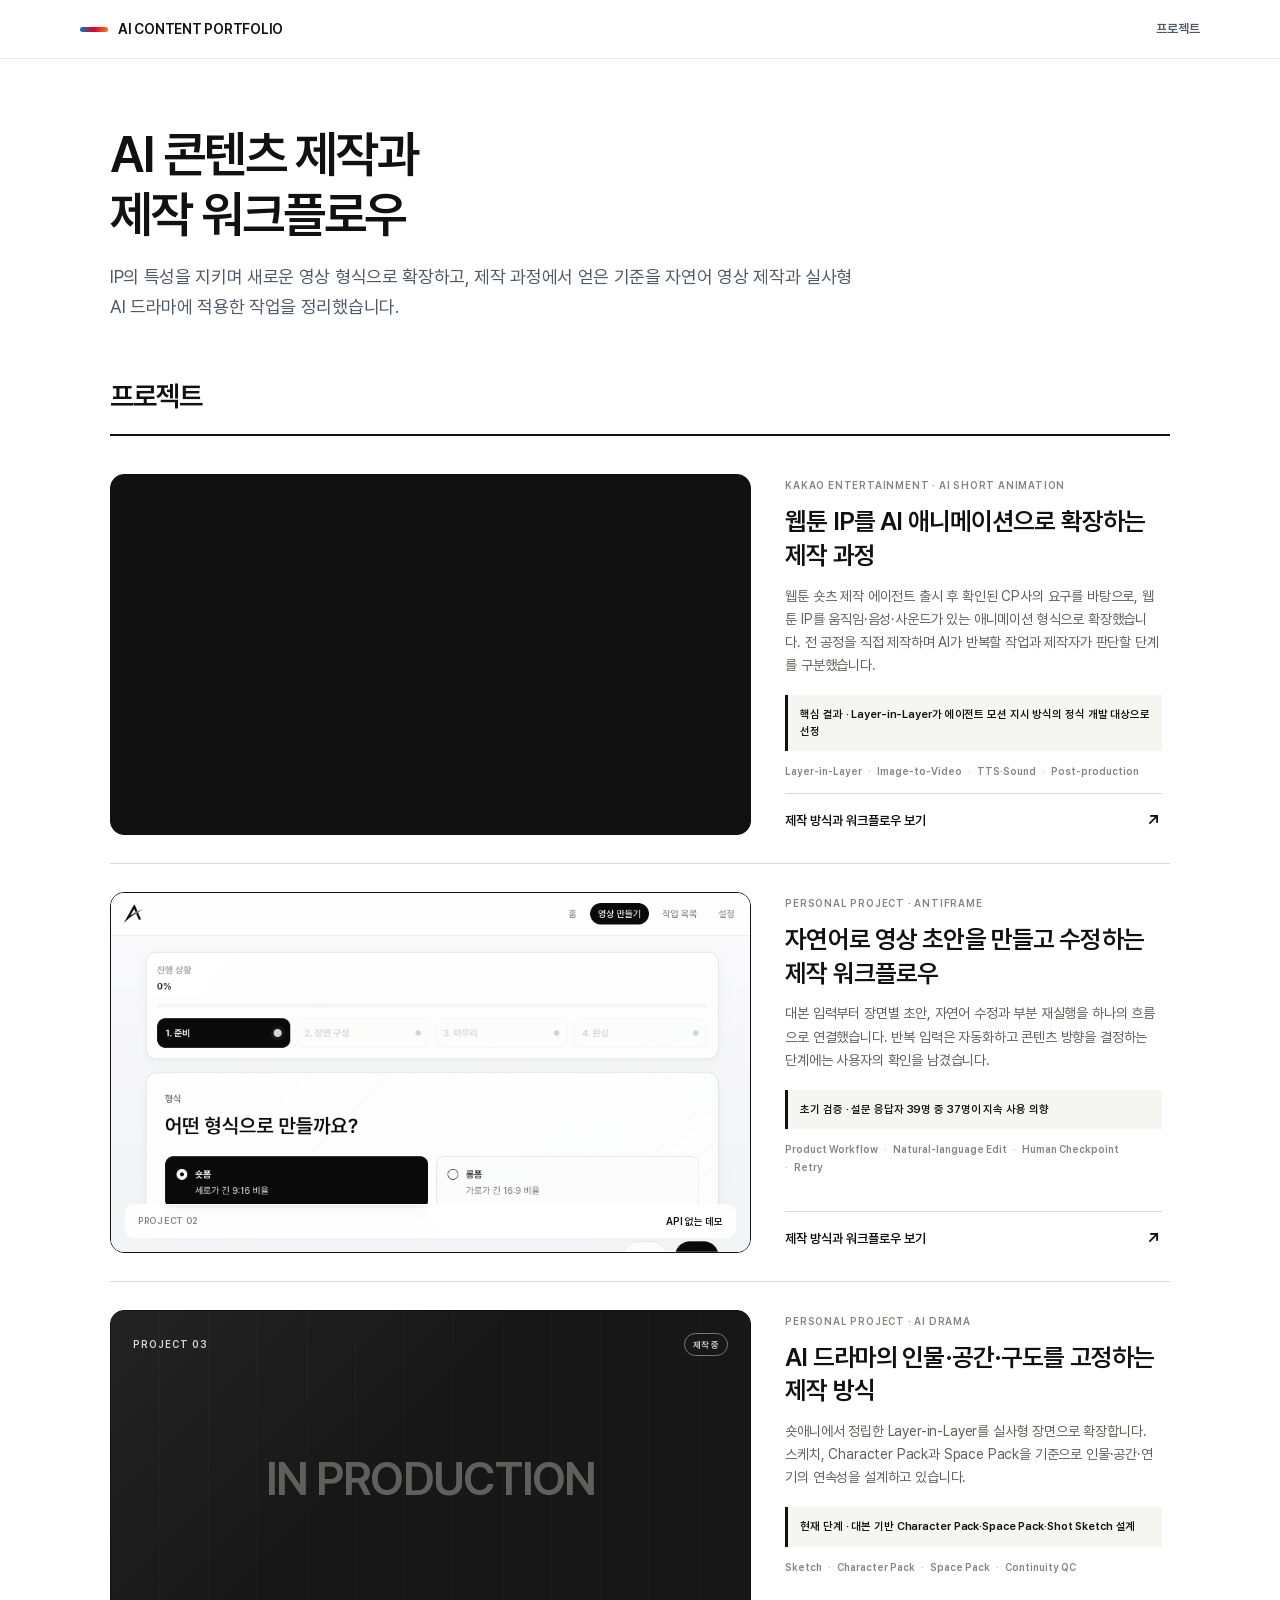
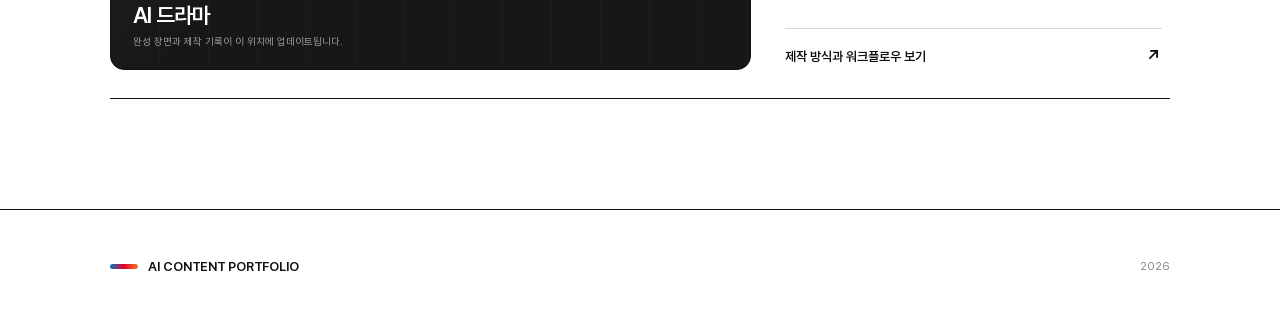
<file: cjdemo/index.html>
<!doctype html>
<html lang="ko">
  <head>
    <meta charset="UTF-8" />
    <meta name="viewport" content="width=device-width, initial-scale=1" />
    <meta name="theme-color" content="#e4002b" />
    <meta
      name="description"
      content="웹툰 AI 숏애니, 자연어 영상 제작 도구 Antiframe, AI 드라마의 결과물과 제작 워크플로우를 정리한 포트폴리오입니다."
    />
    <meta property="og:type" content="website" />
    <meta property="og:title" content="AI 콘텐츠 제작과 제작 워크플로우" />
    <meta
      property="og:description"
      content="IP를 새로운 영상 형식으로 확장하고, 제작 과정의 기준을 워크플로우로 만든 작업"
    />
    <meta property="og:url" content="https://chs-works-kakaobank-ai.vercel.app/cjdemo/" />
    <meta
      property="og:image"
      content="https://chs-works-kakaobank-ai.vercel.app/cjdemo/assets/og-v3.png"
    />
    <meta name="twitter:card" content="summary_large_image" />
    <meta name="twitter:title" content="AI 콘텐츠 제작과 제작 워크플로우" />
    <meta
      name="twitter:description"
      content="웹툰 AI 숏애니, Antiframe, AI 드라마 제작 기록"
    />
    <meta
      name="twitter:image"
      content="https://chs-works-kakaobank-ai.vercel.app/cjdemo/assets/og-v3.png"
    />
    <base href="/cjdemo/" />
    <title>AI 콘텐츠 제작과 제작 워크플로우</title>
    <link rel="icon" type="image/png" href="../assets/favicon-ch.png" />
    <link
      rel="preload"
      href="../assets/fonts/Pretendard-Regular.subset.woff2"
      as="font"
      type="font/woff2"
      crossorigin
    />
    <link
      rel="preload"
      href="../assets/fonts/Pretendard-SemiBold.subset.woff2"
      as="font"
      type="font/woff2"
      crossorigin
    />
    <link rel="stylesheet" href="src/styles.css?v=5" />
    <script src="src/app.js?v=5" defer></script>
  </head>
  <body>
    <a class="skip-link" href="#main-content">본문으로 바로가기</a>
    <div class="reading-progress" aria-hidden="true">
      <span id="readingProgress"></span>
    </div>

    <header class="site-header">
      <div class="header-inner">
        <a class="brand" href="#home" aria-label="AI 콘텐츠 포트폴리오 홈">
          <span class="brand-mark" aria-hidden="true"></span>
          <span>AI CONTENT PORTFOLIO</span>
        </a>
        <nav class="main-nav" aria-label="주요 메뉴">
          <a href="#work">프로젝트</a>
        </nav>
      </div>
    </header>

    <main id="main-content" tabindex="-1">
      <div id="homeView">
        <section class="hero wrap" aria-labelledby="heroTitle">
          <h1 id="heroTitle">AI 콘텐츠 제작과<br />제작 워크플로우</h1>
          <p class="hero-description">
            IP의 특성을 지키며 새로운 영상 형식으로 확장하고, 제작 과정에서
            얻은 기준을 자연어 영상 제작과 실사형 AI 드라마에 적용한 작업을
            정리했습니다.
          </p>
        </section>

        <section class="showcase wrap" id="work" aria-labelledby="workTitle">
          <div class="section-heading">
            <h2 id="workTitle">프로젝트</h2>
          </div>
          <div class="project-grid" id="projectGrid"></div>
        </section>

      </div>

      <article id="articleView" class="article-view" aria-live="polite" hidden></article>
    </main>

    <footer class="site-footer">
      <div class="wrap footer-inner">
        <a class="brand brand--footer" href="#home">
          <span class="brand-mark" aria-hidden="true"></span>
          <span>AI CONTENT PORTFOLIO</span>
        </a>
        <p>2026</p>
      </div>
    </footer>
  </body>
</html>
</file>
<file: cjdemo/src/styles.css>
@font-face {
  font-family: "Pretendard";
  src: url("../../assets/fonts/Pretendard-Regular.subset.woff2") format("woff2");
  font-style: normal;
  font-weight: 400;
  font-display: swap;
}

@font-face {
  font-family: "Pretendard";
  src: url("../../assets/fonts/Pretendard-SemiBold.subset.woff2") format("woff2");
  font-style: normal;
  font-weight: 600 800;
  font-display: swap;
}

:root {
  --cj-blue: #0078bf;
  --cj-red: #e4002b;
  --cj-orange: #f47b20;
  --cj-gradient: linear-gradient(90deg, var(--cj-blue) 0%, var(--cj-red) 50%, var(--cj-orange) 100%);
  --ink: #111111;
  --body: #292929;
  --muted: #5f5f5b;
  --soft: #85857f;
  --line: #d9d9d3;
  --surface: #f5f5f1;
  --white: #ffffff;
  color: var(--ink);
  font-family: "Pretendard", -apple-system, BlinkMacSystemFont, "Segoe UI", sans-serif;
  font-synthesis: none;
  text-rendering: optimizeLegibility;
}

* { box-sizing: border-box; }
html { scroll-behavior: smooth; }
body { margin: 0; background: var(--white); color: var(--body); -webkit-font-smoothing: antialiased; }
button, a { font: inherit; }
a { color: inherit; text-decoration: none; }
.wrap { width: min(1060px, calc(100% - 48px)); margin-inline: auto; }
.skip-link { position: fixed; top: 8px; left: 8px; z-index: 999; padding: 10px 14px; border-radius: 8px; background: var(--ink); color: white; transform: translateY(-150%); }
.skip-link:focus { transform: translateY(0); }
.reading-progress { position: fixed; inset: 0 0 auto; z-index: 200; height: 3px; background: transparent; }
.reading-progress span { display: block; width: 0; height: 100%; background: var(--cj-gradient); }

.site-header { position: sticky; top: 0; z-index: 100; border-bottom: 1px solid rgba(229,232,235,.85); background: rgba(255,255,255,.92); backdrop-filter: blur(18px); }
.header-inner { display: flex; width: min(1120px, calc(100% - 48px)); height: 58px; margin: 0 auto; align-items: center; justify-content: space-between; }
.brand { display: inline-flex; gap: 10px; align-items: center; color: var(--ink); font-size: 14px; font-weight: 700; letter-spacing: -.25px; }
.brand-mark { display: block; width: 28px; height: 5px; flex: 0 0 auto; border-radius: 999px; background: var(--cj-gradient); }
.main-nav { display: flex; gap: 24px; align-items: center; color: #4e5968; font-size: 13px; font-weight: 600; }
.main-nav a { padding: 7px 0; border-bottom: 1px solid transparent; }
.main-nav a:hover, .main-nav a:focus-visible { border-color: var(--ink); color: var(--ink); }

.hero { padding-top: 66px; padding-bottom: 56px; }
.hero h1 { max-width: 900px; margin: 0 0 18px; color: var(--ink); font-size: clamp(36px, 4.2vw, 50px); font-weight: 700; letter-spacing: -.045em; line-height: 1.19; }
.hero-description { max-width: 760px; margin: 0; color: #4e5968; font-size: 18px; letter-spacing: -.018em; line-height: 1.68; }

.showcase { padding-bottom: 110px; scroll-margin-top: 78px; }
.section-heading { display: flex; align-items: center; justify-content: space-between; padding-bottom: 18px; border-bottom: 2px solid var(--ink); }
.section-heading h2 { margin: 0; color: var(--ink); font-size: 28px; letter-spacing: -.035em; line-height: 1.35; }
.section-heading > p { margin: 0 0 4px; color: var(--soft); font-size: 14px; }
.project-grid { display: flex; flex-direction: column; padding-top: 10px; }
.project-card { position: relative; display: grid; grid-template-columns: minmax(0, 1.25fr) minmax(320px, .75fr); gap: 34px; min-width: 0; padding: 28px 0; border-bottom: 1px solid var(--line); background: white; }
.project-card:last-child { border-bottom-color: var(--ink); }
.video-shell { position: relative; aspect-ratio: 16 / 9; overflow: hidden; border: 1px solid var(--ink); border-radius: 14px; background: var(--ink); }
.media-embed iframe { position: absolute; inset: 0; width: 100%; height: 100%; border: 0; background: #111; }
.media-image { background: #f2f2ef; }
.media-image img { width: 100%; height: 100%; object-fit: cover; object-position: center top; }
.media-image::after { position: absolute; inset: 0; border: 1px solid rgba(255,255,255,.24); border-radius: inherit; content: ""; pointer-events: none; }
.media-image-label { position: absolute; right: 14px; bottom: 14px; left: 14px; display: flex; padding: 10px 12px; align-items: center; justify-content: space-between; border: 1px solid rgba(255,255,255,.7); border-radius: 9px; background: rgba(255,255,255,.9); color: var(--ink); backdrop-filter: blur(10px); }
.media-image-label span { color: var(--soft); font-size: 9px; font-weight: 700; letter-spacing: .08em; }
.media-image-label strong { font-size: 10px; }
.video-placeholder { position: absolute; inset: 0; display: flex; flex-direction: column; padding: 22px; justify-content: space-between; background: #171717; color: white; }
.video-placeholder::before { position: absolute; inset: 0; background: linear-gradient(135deg, rgba(255,255,255,.055), transparent 42%), repeating-linear-gradient(90deg, transparent 0 48px, rgba(255,255,255,.025) 48px 49px); content: ""; }
.video-placeholder > * { position: relative; z-index: 1; }
.video-placeholder-top { display: flex; align-items: center; justify-content: space-between; }
.video-index { color: #d5d5d2; font-size: 10px; font-weight: 700; letter-spacing: .1em; }
.video-status { padding: 5px 8px; border: 1px solid #777; border-radius: 999px; color: #d5d5d2; font-size: 9px; font-weight: 700; }
.placeholder-title { align-self: center; color: #5f5f5b; font-size: clamp(25px, 4vw, 46px); font-weight: 700; letter-spacing: -.04em; }
.video-placeholder-bottom strong { display: block; font-size: 22px; letter-spacing: -.035em; line-height: 1.3; }
.video-placeholder-bottom small { display: block; margin-top: 6px; color: #9d9d98; font-size: 10px; }
.project-content { display: flex; min-width: 0; flex-direction: column; padding: 4px 8px 4px 0; }
.project-label { margin: 0 0 12px; color: var(--soft); font-size: 10px; font-weight: 700; letter-spacing: .08em; line-height: 1.5; }
.project-content h3 { margin: 0; color: var(--ink); font-size: 25px; letter-spacing: -.035em; line-height: 1.35; }
.project-summary { margin: 12px 0 18px; color: var(--muted); font-size: 14px; letter-spacing: -.012em; line-height: 1.65; }
.project-outcome { margin: 0 0 14px; padding: 11px 12px; border-left: 3px solid var(--ink); background: var(--surface); color: var(--ink); font-size: 11px; font-weight: 700; letter-spacing: -.01em; line-height: 1.55; }
.project-meta { display: flex; flex-wrap: wrap; gap: 6px; }
.project-meta span { color: var(--soft); font-size: 10px; font-weight: 600; }
.project-meta span + span::before { margin-right: 6px; color: #c1c1bb; content: "·"; }
.project-link { display: flex; margin-top: auto; padding-top: 17px; align-items: center; justify-content: space-between; border-top: 1px solid var(--line); color: var(--ink); font-size: 13px; font-weight: 700; }
.project-link span:first-child { position: relative; }
.project-link span:first-child::after { position: absolute; right: 0; bottom: -5px; left: 0; height: 1px; background: var(--ink); content: ""; opacity: 0; transition: opacity .18s ease; }
.project-link:hover span:first-child::after, .project-link:focus-visible span:first-child::after { opacity: 1; }
.project-link span:last-child { font-size: 17px; }

.article-view { min-height: 70vh; padding-bottom: 100px; }
.article-hero { width: min(880px, calc(100% - 48px)); margin-inline: auto; padding-top: 58px; padding-bottom: 70px; border-bottom: 0; }
.article-hero-inner { width: 100%; margin: 0; }
.back-link { display: inline-flex; gap: 7px; margin-bottom: 52px; align-items: center; color: var(--muted); font-size: 14px; font-weight: 600; }
.back-link:hover { color: var(--ink); text-decoration: underline; text-decoration-thickness: 2px; text-underline-offset: 4px; }
.article-label { margin: 0 0 14px; color: var(--soft); font-size: 10px; font-weight: 700; letter-spacing: .08em; }
.article-hero h1 { max-width: 800px; margin: 0; color: var(--ink); font-size: clamp(40px, 5.2vw, 56px); letter-spacing: -.05em; line-height: 1.17; }
.article-lead { max-width: 760px; margin: 17px 0 0; color: #4e5968; font-size: clamp(18px, 2.2vw, 22px); font-weight: 600; letter-spacing: -.025em; line-height: 1.5; }
.article-facts { display: flex; flex-wrap: wrap; gap: 7px; margin-top: 28px; }
.article-facts span { padding: 6px 9px; border: 1px solid var(--ink); border-radius: 999px; color: var(--ink); font-size: 10px; font-weight: 700; }
.article-video { width: min(1060px, calc(100% - 48px)); margin: 0 auto 76px; }
.article-video .video-shell { aspect-ratio: 16 / 9; border-radius: 16px; }
.article-body { width: min(680px, calc(100% - 48px)); margin: 0 auto; }
.article-toc { margin: 0 0 96px; padding: 24px 0; border-top: 1px solid var(--ink); border-bottom: 1px solid var(--ink); }
.article-toc > p { margin: 0 0 16px !important; color: var(--ink) !important; font-size: 12px !important; font-weight: 700; line-height: 1.5 !important; }
.article-toc ol { display: grid !important; grid-template-columns: repeat(2, minmax(0, 1fr)); gap: 0 24px !important; margin: 0 !important; padding: 0 !important; list-style: none; }
.article-toc li { padding: 0 !important; border-top: 1px solid var(--line); }
.article-toc a { display: flex; gap: 10px; padding: 10px 0; align-items: baseline; border: 0 !important; color: var(--body) !important; font-size: 11px; font-weight: 600; line-height: 1.45; }
.article-toc a:hover { color: var(--ink) !important; }
.article-toc a span { flex: 0 0 auto; color: var(--soft); font-size: 9px; }
.article-body h2 { margin: 96px 0 28px; color: var(--ink); font-size: 29px; letter-spacing: -.035em; line-height: 1.4; }
.article-body h2 { scroll-margin-top: 82px; }
.article-toc + h2 { margin-top: 0; }
.article-body h3 { margin: 62px 0 22px; color: var(--ink); font-size: 23px; letter-spacing: -.025em; line-height: 1.45; }
.article-body p { margin: 0 0 24px; color: var(--body); font-size: 17px; letter-spacing: -.012em; line-height: 1.9; }
.article-body > p:first-child { font-size: 18px; line-height: 1.88; }
.article-body strong { color: var(--ink); font-weight: 700; }
.article-body ul, .article-body ol { display: grid; gap: 10px; margin: 4px 0 30px; padding-left: 25px; }
.article-body li { padding-left: 4px; color: var(--body); font-size: 16px; line-height: 1.75; }
.article-body li::marker { color: var(--ink); font-weight: 700; }
.article-body blockquote { position: relative; margin: 34px 0 38px; padding: 19px 22px; border: 1px solid var(--ink); color: var(--ink); font-size: 20px; font-weight: 600; letter-spacing: -.025em; line-height: 1.65; }
.article-body blockquote::before { position: absolute; inset: -1px auto -1px -1px; width: 6px; background: var(--ink); content: ""; }
.article-body a { border-bottom: 1px solid var(--ink); color: var(--ink); font-weight: 600; }
.article-body code { padding: 2px 6px; border-radius: 5px; background: #f1f1ec; color: #272727; font-family: ui-monospace, SFMono-Regular, Menlo, Monaco, Consolas, monospace; font-size: .88em; }
.article-body hr { height: 1px; margin: 82px 0; border: 0; background: var(--line); }
.article-figure { width: min(880px, calc(100vw - 48px)); margin: 48px 50% 62px; transform: translateX(-50%); }
.article-figure img { display: block; width: 100%; max-height: 720px; border: 1px solid var(--line); border-radius: 14px; object-fit: contain; background: var(--surface); }
.article-figure figcaption { margin-top: 12px; color: var(--soft); font-size: 12px; line-height: 1.6; text-align: center; }
.article-loading { padding: 32px 0 100px; color: var(--soft) !important; }
.article-error { margin-bottom: 90px; padding: 24px; border: 1px solid var(--ink); border-radius: 14px; background: var(--surface); }
.article-next { display: flex; width: min(680px, calc(100% - 48px)); margin: 110px auto 0; padding-top: 32px; align-items: center; justify-content: space-between; border-top: 1px solid var(--ink); }
.article-next span { color: var(--soft); font-size: 10px; font-weight: 700; letter-spacing: .09em; }
.article-next strong { display: block; max-width: 520px; margin-top: 8px; color: var(--ink); font-size: 20px; letter-spacing: -.03em; }
.article-next b { color: var(--ink); font-size: 20px; }

.artifact-block { width: min(980px, calc(100vw - 48px)); margin: 66px 50% 88px; transform: translateX(-50%); }
.artifact-heading { margin-bottom: 24px; padding-bottom: 18px; border-bottom: 1px solid var(--ink); }
.artifact-heading > span { display: block; margin-bottom: 7px; color: var(--soft); font-size: 9px; font-weight: 700; letter-spacing: .1em; }
.artifact-heading h3 { margin: 0 0 8px !important; font-size: 25px !important; }
.artifact-heading p { max-width: 760px; margin: 0 !important; color: var(--muted) !important; font-size: 13px !important; line-height: 1.65 !important; }
.output-gallery { display: grid; grid-template-columns: repeat(4, 1fr); gap: 10px; }
.output-gallery figure, .clip-comparison figure, .bubble-gallery figure { margin: 0; }
.output-gallery img { display: block; width: 100%; aspect-ratio: 9 / 16; border: 1px solid var(--line); border-radius: 10px; object-fit: cover; }
.output-gallery figcaption, .clip-comparison figcaption, .bubble-gallery figcaption { display: block; padding-top: 10px; }
.output-gallery figcaption strong, .clip-comparison figcaption strong, .bubble-gallery figcaption strong { display: block; color: var(--ink); font-size: 12px; }
.output-gallery figcaption span, .clip-comparison figcaption span, .bubble-gallery figcaption span { display: block; margin-top: 4px; color: var(--soft); font-size: 10px; line-height: 1.55; }
.clip-comparison { display: grid; grid-template-columns: repeat(2, 1fr); gap: 14px; }
.clip-comparison video { display: block; width: 100%; aspect-ratio: 16 / 9; border: 1px solid var(--ink); border-radius: 12px; background: #111; object-fit: contain; }
.artifact-note { margin: 24px 0 0 !important; padding: 13px 15px; border: 1px solid var(--line); background: var(--surface); color: var(--muted) !important; font-size: 11px !important; line-height: 1.65 !important; }
.bubble-gallery { display: grid; grid-template-columns: repeat(3, 1fr); gap: 20px 10px; }
.bubble-gallery img { display: block; width: 100%; aspect-ratio: 4 / 3; border: 1px solid var(--line); border-radius: 10px; background: white; object-fit: contain; }
.artifact-workflow ol { margin: 0; padding: 0; border-top: 1px solid var(--ink); list-style: none; }
.artifact-workflow li { display: grid; grid-template-columns: 52px minmax(0, 1fr) 200px; gap: 18px; padding: 18px 4px; align-items: center; border-bottom: 1px solid var(--line); }
.artifact-workflow li > span { color: var(--soft); font-size: 10px; font-weight: 700; letter-spacing: .08em; }
.artifact-workflow li div strong { color: var(--ink); font-size: 14px; }
.artifact-workflow li div p { margin: 3px 0 0 !important; color: var(--muted) !important; font-size: 11px !important; line-height: 1.55 !important; }
.artifact-workflow li small { color: var(--ink); font-size: 10px; font-weight: 600; line-height: 1.5; }
.system-flow { display: grid; grid-template-columns: repeat(9, auto); gap: 8px; align-items: center; }
.system-flow div { min-height: 150px; padding: 16px; border: 1px solid var(--ink); border-radius: 11px; background: white; }
.system-flow div span { display: block; color: var(--soft); font-size: 9px; font-weight: 700; }
.system-flow div strong { display: block; margin-top: 22px; color: var(--ink); font-size: 13px; line-height: 1.35; }
.system-flow div small { display: block; margin-top: 7px; color: var(--muted); font-size: 9px; line-height: 1.5; }
.system-flow b { color: var(--soft); font-size: 13px; }
.scope-table { border-top: 1px solid var(--ink); }
.scope-row { display: grid; grid-template-columns: 1fr 1fr 1.25fr; border-bottom: 1px solid var(--line); }
.scope-row > * { padding: 13px 12px; border-right: 1px solid var(--line); color: var(--muted); font-size: 11px; line-height: 1.55; }
.scope-row > *:last-child { border-right: 0; }
.scope-row strong { color: var(--ink); font-weight: 700; }
.scope-row--head { background: var(--ink); }
.scope-row--head span { color: white; font-size: 9px; font-weight: 700; }

.antiframe-demo { width: min(980px, calc(100vw - 48px)); margin: 66px 50% 88px; padding: 28px; transform: translateX(-50%); border: 1px solid var(--ink); border-radius: 18px; background: #f7f7f4; }
.demo-head { padding-bottom: 22px; border-bottom: 1px solid var(--line); }
.demo-head p { margin: 0 0 8px !important; color: var(--soft) !important; font-size: 9px !important; font-weight: 700; letter-spacing: .09em; line-height: 1.4 !important; }
.demo-head h3 { margin: 0 0 8px !important; font-size: 24px !important; }
.demo-head > span { display: block; max-width: 760px; color: var(--muted); font-size: 12px; line-height: 1.65; }
.demo-layout { display: grid; grid-template-columns: 270px minmax(0, 1fr); gap: 22px; padding-top: 22px; }
.demo-scenes { display: grid; align-content: start; gap: 8px; }
.demo-scene { display: grid; grid-template-columns: 30px 1fr; gap: 3px 8px; width: 100%; padding: 14px; border: 1px solid var(--line); border-radius: 10px; background: white; color: var(--ink); text-align: left; cursor: pointer; }
.demo-scene span { grid-row: 1 / 3; color: var(--soft); font-size: 10px; font-weight: 700; }
.demo-scene strong { font-size: 13px; }
.demo-scene small { overflow: hidden; color: var(--soft); font-size: 10px; text-overflow: ellipsis; white-space: nowrap; }
.demo-scene.is-selected { border-color: var(--ink); box-shadow: inset 4px 0 0 var(--ink); }
.demo-editor { min-width: 0; }
.demo-preview { padding: 18px; border: 1px solid var(--ink); border-radius: 12px; background: white; }
.demo-preview > div { display: flex; align-items: center; justify-content: space-between; gap: 20px; padding-bottom: 13px; border-bottom: 1px solid var(--line); }
.demo-preview > div span { color: var(--soft); font-size: 10px; font-weight: 700; }
.demo-preview > div strong { color: var(--ink); font-size: 13px; }
.demo-preview dl { display: grid; gap: 10px; margin: 15px 0 0; }
.demo-preview dl div { display: grid; grid-template-columns: 72px 1fr; gap: 12px; }
.demo-preview dt { color: var(--soft); font-size: 10px; font-weight: 700; }
.demo-preview dd { margin: 0; color: var(--ink); font-size: 12px; line-height: 1.55; }
.demo-chips { display: flex; flex-wrap: wrap; gap: 6px; margin-top: 14px; }
.demo-chips button { padding: 7px 9px; border: 1px solid var(--line); border-radius: 999px; background: white; color: var(--muted); font-size: 10px; font-weight: 600; cursor: pointer; }
.demo-chips button:hover, .demo-chips button:focus-visible { border-color: var(--ink); color: var(--ink); }
.demo-form { margin-top: 12px; }
.demo-form label { display: block; margin-bottom: 7px; color: var(--ink); font-size: 10px; font-weight: 700; }
.demo-form > div { display: grid; grid-template-columns: 1fr auto; }
.demo-form input { min-width: 0; height: 43px; padding: 0 13px; border: 1px solid var(--ink); border-radius: 9px 0 0 9px; background: white; color: var(--ink); font-size: 12px; outline: none; }
.demo-form button { padding: 0 15px; border: 1px solid var(--ink); border-left: 0; border-radius: 0 9px 9px 0; background: var(--ink); color: white; font-size: 11px; font-weight: 700; cursor: pointer; }
.demo-result { display: grid; grid-template-columns: 72px 1fr; gap: 12px; margin-top: 10px; padding: 11px 13px; border-left: 3px solid var(--ink); background: #eaeae5; }
.demo-result span { color: var(--muted); font-size: 10px; font-weight: 700; }
.demo-result p { margin: 0 !important; color: var(--body) !important; font-size: 11px !important; line-height: 1.55 !important; }
.demo-result strong { font-weight: 700; }

.site-footer { border-top: 1px solid var(--ink); background: white; color: var(--ink); }
.footer-inner { display: flex; min-height: 112px; align-items: center; justify-content: space-between; gap: 24px; }
.brand--footer { color: var(--ink); font-size: 13px; }
.footer-inner p { margin: 0; color: var(--soft); font-size: 11px; }
[hidden] { display: none !important; }

@media (max-width: 900px) {
  .project-card { grid-template-columns: 1fr; gap: 20px; }
  .project-content { min-height: 220px; padding-right: 0; }
}

@media (max-width: 700px) {
  .wrap, .article-body { width: min(100% - 40px, 1060px); }
  .header-inner { width: calc(100% - 32px); height: 56px; }
  .brand { font-size: 12px; }
  .brand-mark { width: 22px; height: 4px; }
  .main-nav { gap: 14px; font-size: 11px; }
  .main-nav a:nth-child(2) { display: none; }
  .hero { padding-top: 52px; padding-bottom: 48px; }
  .hero h1 { margin-top: 0; font-size: 34px; line-height: 1.26; }
  .hero-description { font-size: 16px; }
  .section-heading h2 { font-size: 28px; }
  .showcase { padding-bottom: 90px; }
  .project-card { gap: 18px; padding: 20px 0 24px; }
  .video-shell { border-radius: 11px; }
  .video-placeholder { padding: 17px; }
  .video-placeholder-bottom strong { font-size: 18px; }
  .video-placeholder-bottom small { font-size: 9px; }
  .project-content { min-height: 0; }
  .project-content h3 { font-size: 22px; }
  .project-summary { font-size: 13px; }
  .project-outcome { font-size: 10px; }
  .project-link { margin-top: 20px; }
  .article-view { padding-bottom: 90px; }
  .article-hero { width: calc(100% - 40px); padding-top: 38px; padding-bottom: 62px; }
  .back-link { margin-bottom: 46px; font-size: 13px; }
  .article-hero h1 { font-size: 40px; }
  .article-lead { font-size: 20px; }
  .article-video { width: calc(100% - 40px); margin-bottom: 68px; }
  .article-video .video-shell { border-radius: 12px; }
  .article-body h2 { margin-top: 76px; font-size: 27px; }
  .article-toc { margin-bottom: 72px; }
  .article-toc ol { grid-template-columns: 1fr; }
  .article-body h3 { margin-top: 50px; font-size: 21px; }
  .article-body p, .article-body > p:first-child { font-size: 16px; line-height: 1.85; }
  .article-body li { font-size: 15px; }
  .article-body blockquote { padding: 16px 18px; font-size: 20px; }
  .article-figure { width: calc(100vw - 40px); margin-top: 38px; margin-bottom: 48px; }
  .article-figure img { border-radius: 10px; }
  .artifact-block { width: calc(100vw - 40px); margin-top: 52px; margin-bottom: 66px; }
  .artifact-heading h3 { font-size: 22px !important; }
  .output-gallery { grid-template-columns: repeat(2, 1fr); gap: 24px 9px; }
  .clip-comparison { grid-template-columns: 1fr; gap: 28px; }
  .bubble-gallery { grid-template-columns: repeat(2, 1fr); }
  .artifact-workflow li { grid-template-columns: 38px 1fr; gap: 10px; }
  .artifact-workflow li small { grid-column: 2; }
  .system-flow { grid-template-columns: 1fr; }
  .system-flow div { min-height: 0; }
  .system-flow div strong { margin-top: 10px; }
  .system-flow b { transform: rotate(90deg); text-align: center; }
  .scope-row { grid-template-columns: 1fr; padding: 10px 0; }
  .scope-row > * { padding: 6px 10px; border: 0; }
  .scope-row--head { display: none; }
  .antiframe-demo { width: calc(100vw - 28px); margin-top: 52px; margin-bottom: 66px; padding: 18px; border-radius: 13px; }
  .demo-layout { grid-template-columns: 1fr; }
  .demo-scenes { grid-template-columns: repeat(3, 1fr); }
  .demo-scene { display: block; padding: 11px; }
  .demo-scene span, .demo-scene strong { display: block; }
  .demo-scene strong { margin-top: 4px; font-size: 11px; }
  .demo-scene small { display: none; }
  .demo-scene.is-selected { box-shadow: inset 0 3px 0 var(--ink); }
  .demo-form > div { grid-template-columns: 1fr; gap: 7px; }
  .demo-form input, .demo-form button { border: 1px solid var(--ink); border-radius: 8px; }
  .demo-form button { height: 42px; }
  .article-next { width: calc(100% - 40px); margin-top: 82px; }
  .article-next strong { max-width: 260px; font-size: 17px; }
  .footer-inner { min-height: 92px; }
  .footer-inner p { display: none; }
}

@media (prefers-reduced-motion: reduce) {
  html { scroll-behavior: auto; }
  *, *::before, *::after { transition: none !important; }
}
</file>
